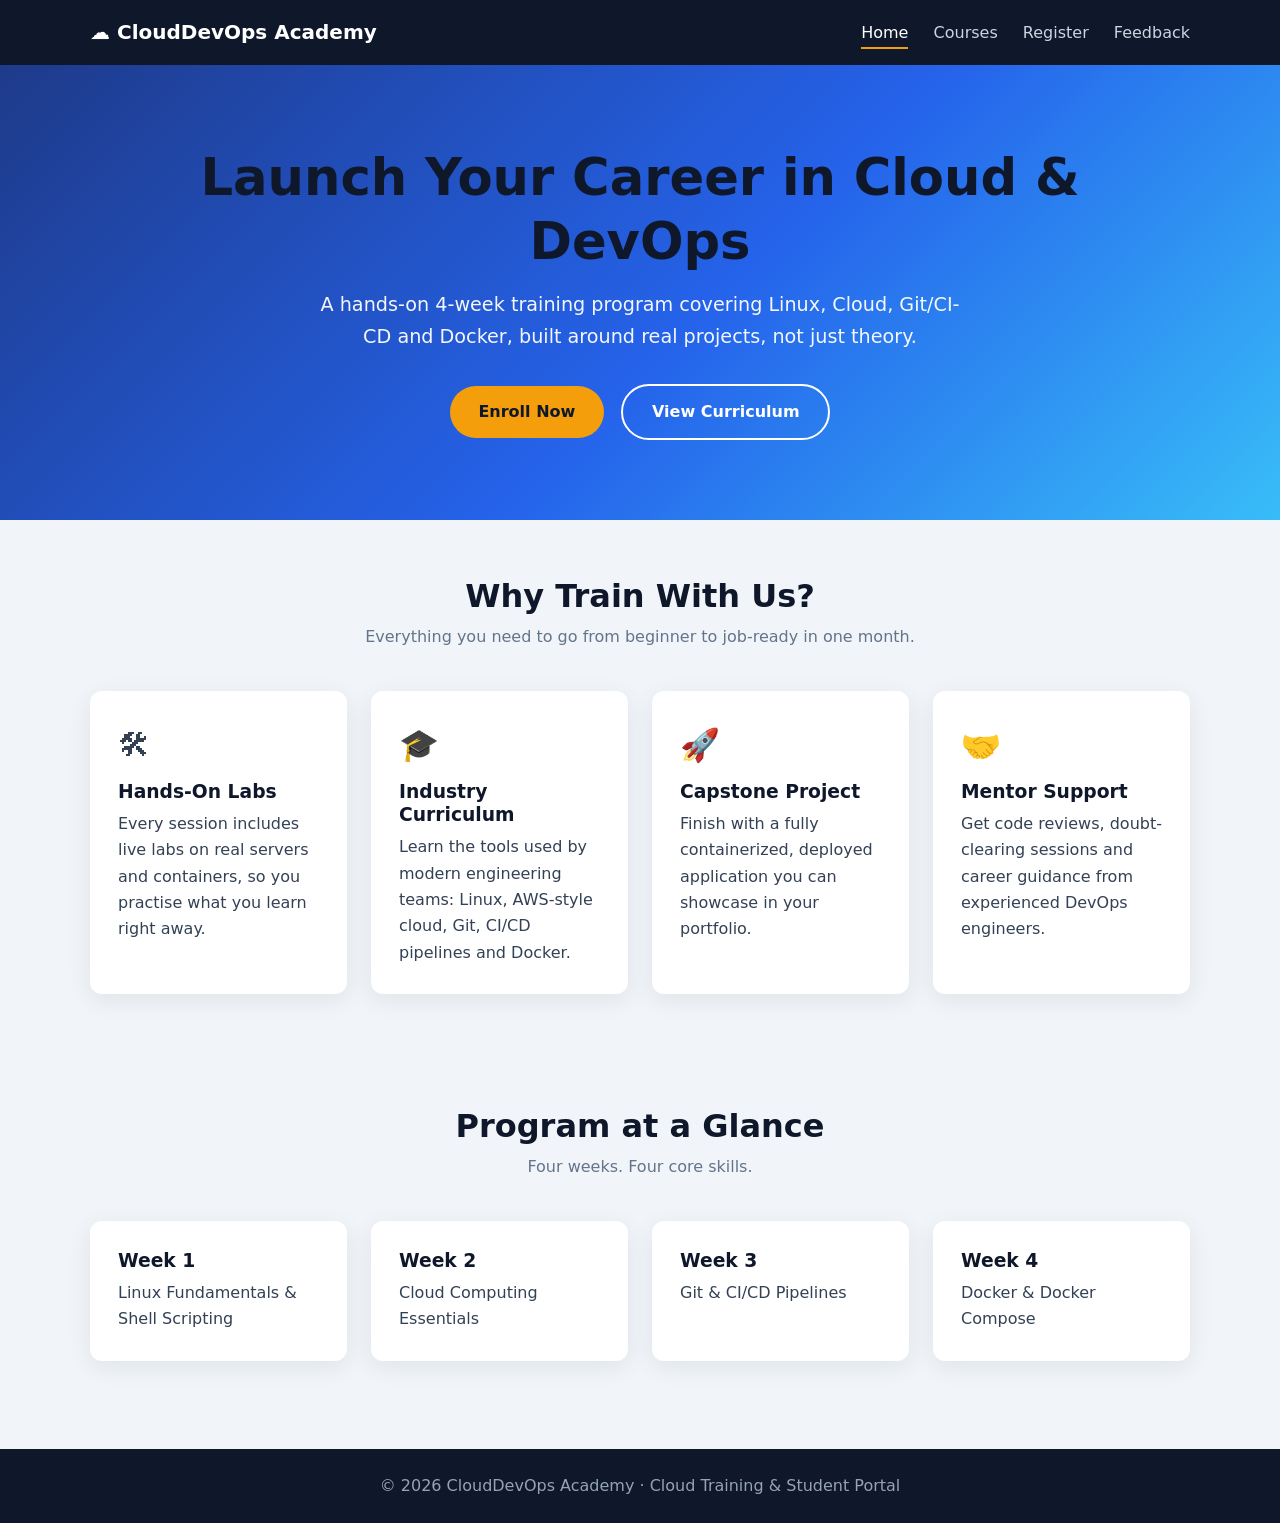
<file: website/index.html>
<!DOCTYPE html>
<html lang="en">
<head>
  <meta charset="UTF-8">
  <meta name="viewport" content="width=device-width, initial-scale=1.0">
  <title>Home | Cloud Training &amp; Student Portal</title>
  <link rel="stylesheet" href="style.css">
</head>
<body>
  <header class="site-header">
    <div class="container nav-wrap">
      <a href="index.html" class="logo">☁ CloudDevOps Academy</a>
      <nav>
        <a href="index.html" class="active">Home</a>
        <a href="courses.html">Courses</a>
        <a href="register.html">Register</a>
        <a href="feedback.html">Feedback</a>
      </nav>
    </div>
  </header>

  <main>
    <section class="hero">
      <div class="container">
        <h1>Launch Your Career in Cloud &amp; DevOps</h1>
        <p>A hands-on 4-week training program covering Linux, Cloud, Git/CI-CD and Docker, built around real projects, not just theory.</p>
        <a href="register.html" class="btn">Enroll Now</a>
        <a href="courses.html" class="btn btn-outline">View Curriculum</a>
      </div>
    </section>

    <section class="block">
      <div class="container">
        <h2 class="section-title">Why Train With Us?</h2>
        <p class="section-sub">Everything you need to go from beginner to job-ready in one month.</p>
        <div class="grid">
          <div class="card">
            <div class="icon">🛠</div>
            <h3>Hands-On Labs</h3>
            <p>Every session includes live labs on real servers and containers, so you practise what you learn right away.</p>
          </div>
          <div class="card">
            <div class="icon">🎓</div>
            <h3>Industry Curriculum</h3>
            <p>Learn the tools used by modern engineering teams: Linux, AWS-style cloud, Git, CI/CD pipelines and Docker.</p>
          </div>
          <div class="card">
            <div class="icon">🚀</div>
            <h3>Capstone Project</h3>
            <p>Finish with a fully containerized, deployed application you can showcase in your portfolio.</p>
          </div>
          <div class="card">
            <div class="icon">🤝</div>
            <h3>Mentor Support</h3>
            <p>Get code reviews, doubt-clearing sessions and career guidance from experienced DevOps engineers.</p>
          </div>
        </div>
      </div>
    </section>

    <section class="block">
      <div class="container">
        <h2 class="section-title">Program at a Glance</h2>
        <p class="section-sub">Four weeks. Four core skills.</p>
        <div class="grid">
          <div class="card"><h3>Week 1</h3><p>Linux Fundamentals &amp; Shell Scripting</p></div>
          <div class="card"><h3>Week 2</h3><p>Cloud Computing Essentials</p></div>
          <div class="card"><h3>Week 3</h3><p>Git &amp; CI/CD Pipelines</p></div>
          <div class="card"><h3>Week 4</h3><p>Docker &amp; Docker Compose</p></div>
        </div>
      </div>
    </section>
  </main>

  <footer class="site-footer">
    <div class="container">&copy; 2026 CloudDevOps Academy &middot; Cloud Training &amp; Student Portal</div>
  </footer>
</body>
</html>
</file>
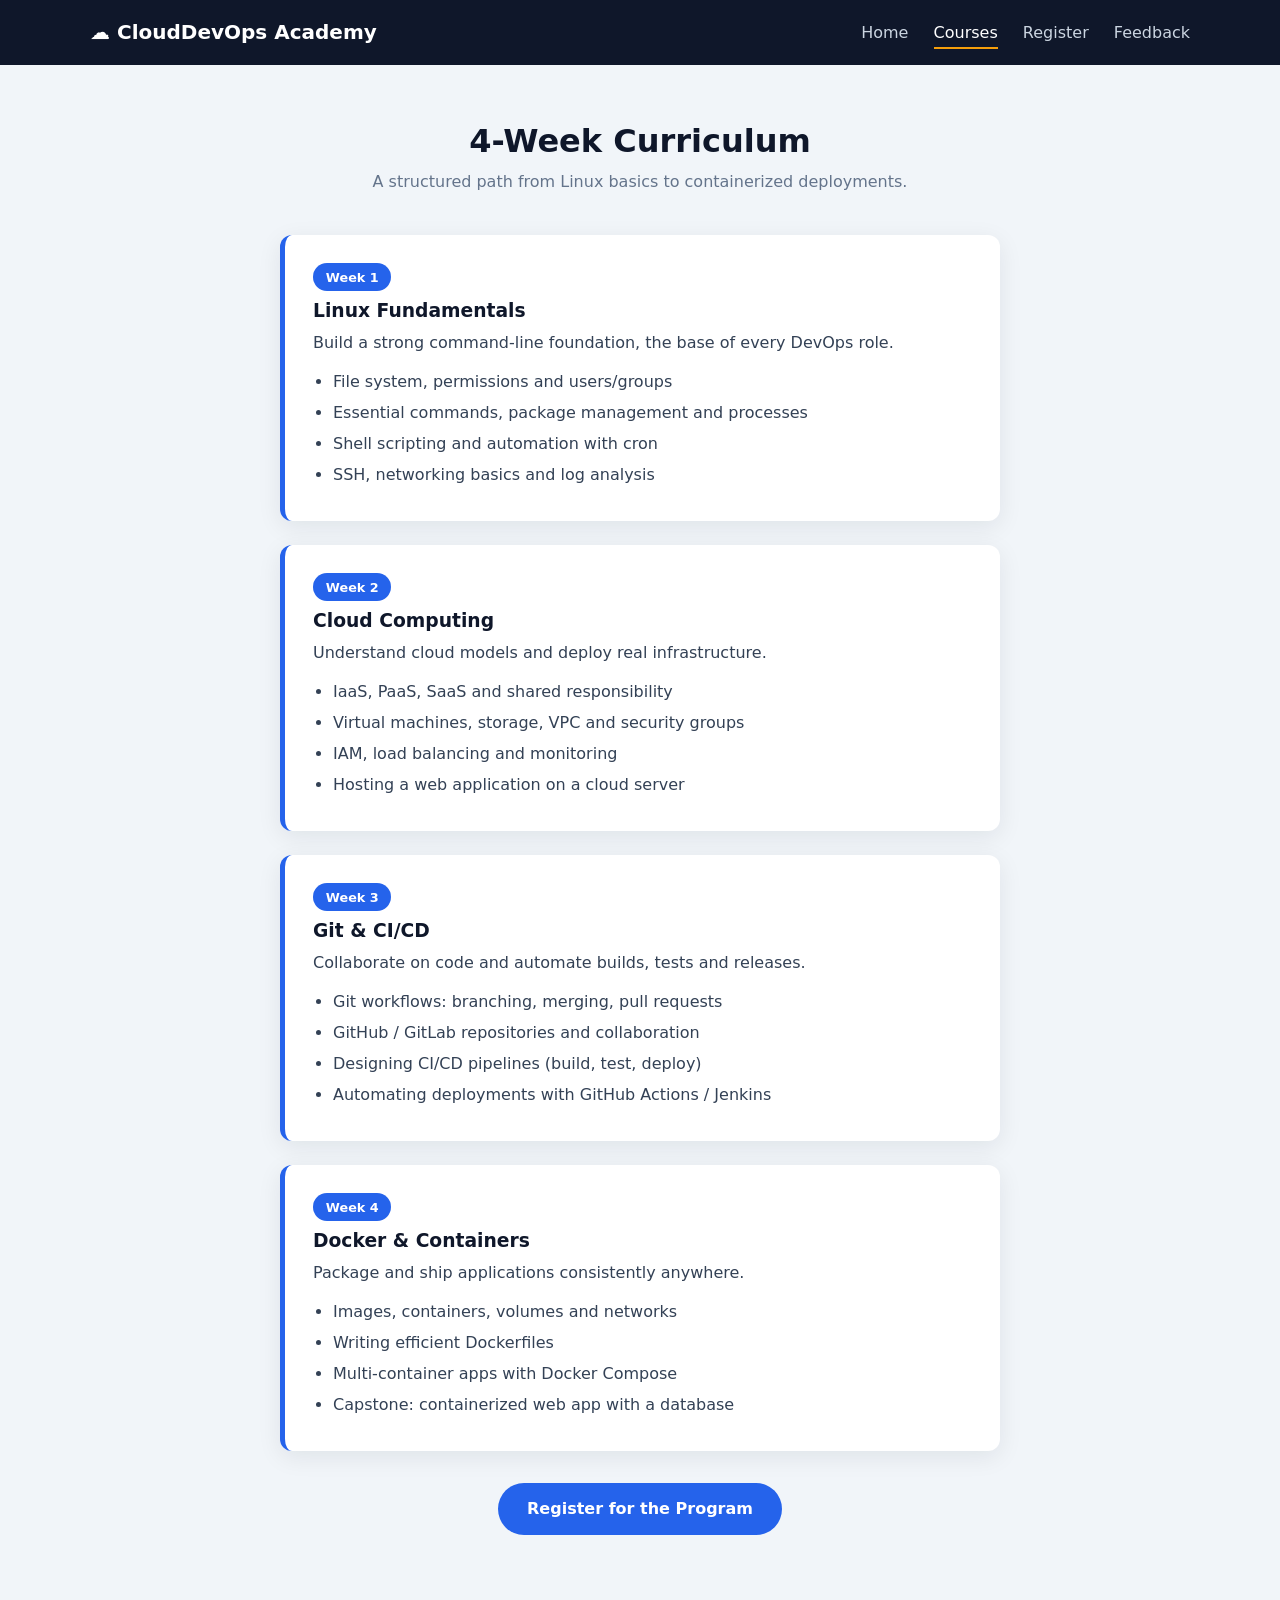
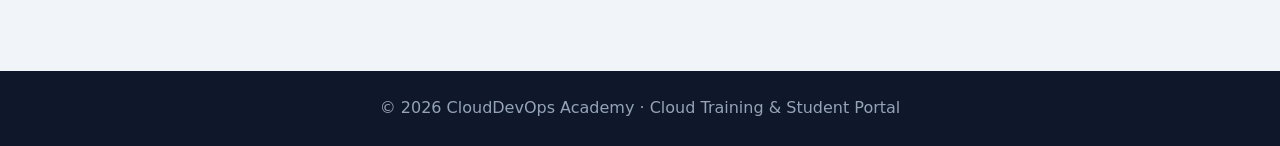
<file: website/courses.html>
<!DOCTYPE html>
<html lang="en">
<head>
  <meta charset="UTF-8">
  <meta name="viewport" content="width=device-width, initial-scale=1.0">
  <title>Courses | Cloud Training &amp; Student Portal</title>
  <link rel="stylesheet" href="style.css">
</head>
<body>
  <header class="site-header">
    <div class="container nav-wrap">
      <a href="index.html" class="logo">☁ CloudDevOps Academy</a>
      <nav>
        <a href="index.html">Home</a>
        <a href="courses.html" class="active">Courses</a>
        <a href="register.html">Register</a>
        <a href="feedback.html">Feedback</a>
      </nav>
    </div>
  </header>

  <main>
    <section class="block">
      <div class="container narrow" style="padding-top:0">
        <h2 class="section-title">4-Week Curriculum</h2>
        <p class="section-sub">A structured path from Linux basics to containerized deployments.</p>

        <div class="card week">
          <span class="badge">Week 1</span>
          <h3>Linux Fundamentals</h3>
          <p>Build a strong command-line foundation, the base of every DevOps role.</p>
          <ul>
            <li>File system, permissions and users/groups</li>
            <li>Essential commands, package management and processes</li>
            <li>Shell scripting and automation with cron</li>
            <li>SSH, networking basics and log analysis</li>
          </ul>
        </div>

        <div class="card week">
          <span class="badge">Week 2</span>
          <h3>Cloud Computing</h3>
          <p>Understand cloud models and deploy real infrastructure.</p>
          <ul>
            <li>IaaS, PaaS, SaaS and shared responsibility</li>
            <li>Virtual machines, storage, VPC and security groups</li>
            <li>IAM, load balancing and monitoring</li>
            <li>Hosting a web application on a cloud server</li>
          </ul>
        </div>

        <div class="card week">
          <span class="badge">Week 3</span>
          <h3>Git &amp; CI/CD</h3>
          <p>Collaborate on code and automate builds, tests and releases.</p>
          <ul>
            <li>Git workflows: branching, merging, pull requests</li>
            <li>GitHub / GitLab repositories and collaboration</li>
            <li>Designing CI/CD pipelines (build, test, deploy)</li>
            <li>Automating deployments with GitHub Actions / Jenkins</li>
          </ul>
        </div>

        <div class="card week">
          <span class="badge">Week 4</span>
          <h3>Docker &amp; Containers</h3>
          <p>Package and ship applications consistently anywhere.</p>
          <ul>
            <li>Images, containers, volumes and networks</li>
            <li>Writing efficient Dockerfiles</li>
            <li>Multi-container apps with Docker Compose</li>
            <li>Capstone: containerized web app with a database</li>
          </ul>
        </div>

        <p style="text-align:center;margin-top:2rem">
          <a href="register.html" class="btn btn-primary">Register for the Program</a>
        </p>
      </div>
    </section>
  </main>

  <footer class="site-footer">
    <div class="container">&copy; 2026 CloudDevOps Academy &middot; Cloud Training &amp; Student Portal</div>
  </footer>
</body>
</html>
</file>
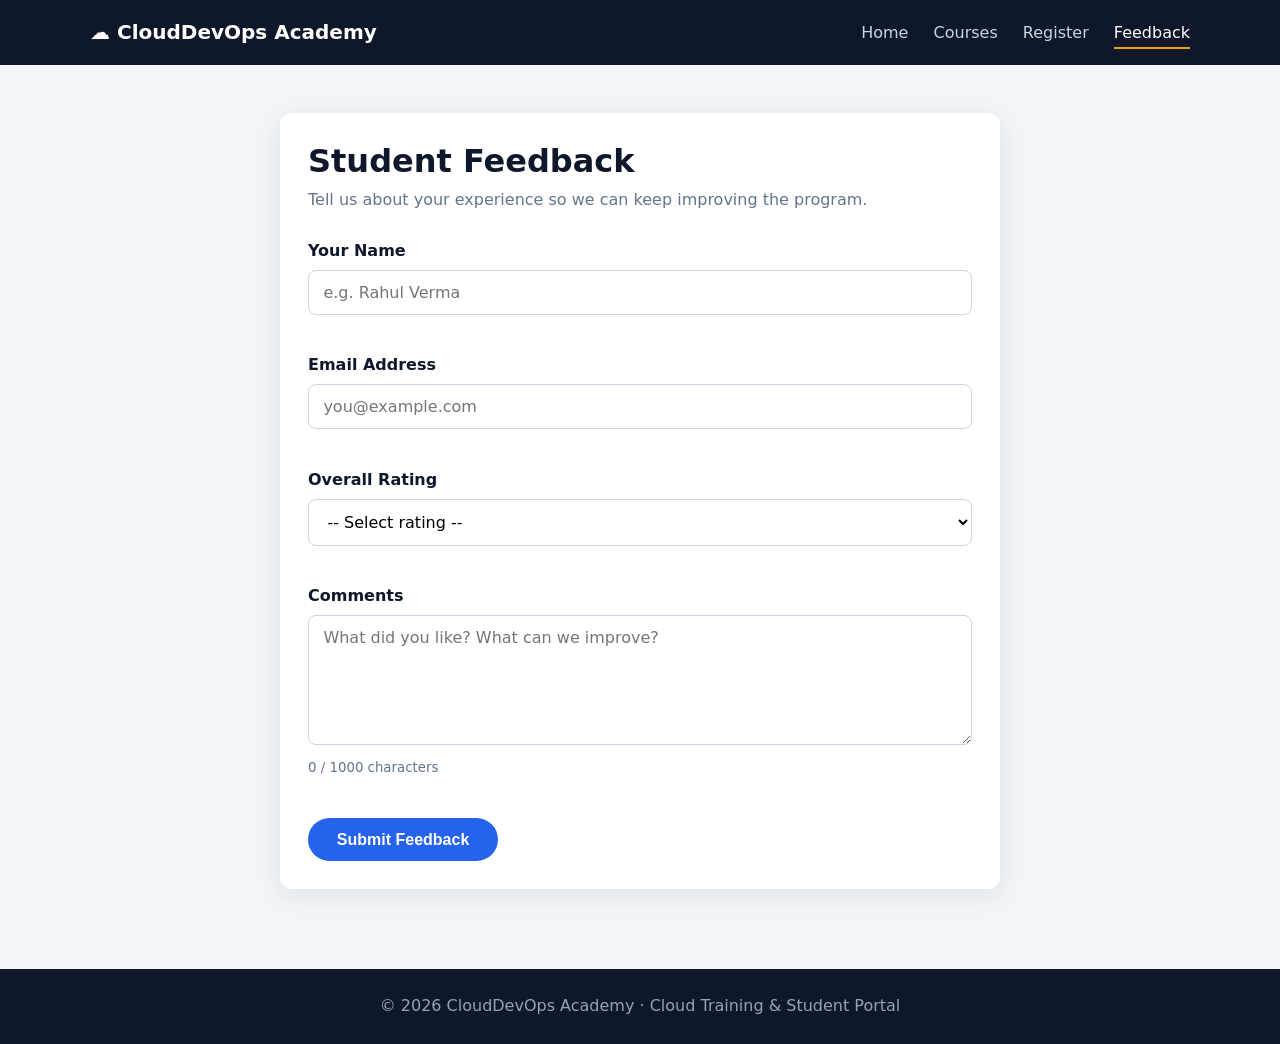
<file: website/feedback.html>
<!DOCTYPE html>
<html lang="en">
<head>
  <meta charset="UTF-8">
  <meta name="viewport" content="width=device-width, initial-scale=1.0">
  <title>Feedback | Cloud Training &amp; Student Portal</title>
  <link rel="stylesheet" href="style.css">
</head>
<body>
  <header class="site-header">
    <div class="container nav-wrap">
      <a href="index.html" class="logo">☁ CloudDevOps Academy</a>
      <nav>
        <a href="index.html">Home</a>
        <a href="courses.html">Courses</a>
        <a href="register.html">Register</a>
        <a href="feedback.html" class="active">Feedback</a>
      </nav>
    </div>
  </header>

  <main class="container narrow">
    <div class="card form-card">
      <h1>Student Feedback</h1>
      <p>Tell us about your experience so we can keep improving the program.</p>

      <form id="feedbackForm" action="submit.php" method="POST" novalidate>
        <input type="hidden" name="form_type" value="feedback">

        <div class="form-group">
          <label for="student_name">Your Name</label>
          <input type="text" id="student_name" name="student_name" maxlength="100" placeholder="e.g. Rahul Verma">
          <div class="field-error"></div>
        </div>

        <div class="form-group">
          <label for="fb_email">Email Address</label>
          <input type="email" id="fb_email" name="email" maxlength="150" placeholder="you@example.com">
          <div class="field-error"></div>
        </div>

        <div class="form-group">
          <label for="rating">Overall Rating</label>
          <select id="rating" name="rating">
            <option value="">-- Select rating --</option>
            <option value="5">5 - Excellent</option>
            <option value="4">4 - Very Good</option>
            <option value="3">3 - Good</option>
            <option value="2">2 - Fair</option>
            <option value="1">1 - Poor</option>
          </select>
          <div class="field-error"></div>
        </div>

        <div class="form-group">
          <label for="comments">Comments</label>
          <textarea id="comments" name="comments" maxlength="1000" placeholder="What did you like? What can we improve?"></textarea>
          <small id="charCount" style="color:#64748b">0 / 1000 characters</small>
          <div class="field-error"></div>
        </div>

        <button type="submit" class="btn btn-primary">Submit Feedback</button>
      </form>
    </div>
  </main>

  <footer class="site-footer">
    <div class="container">&copy; 2026 CloudDevOps Academy &middot; Cloud Training &amp; Student Portal</div>
  </footer>

  <script src="script.js"></script>
</body>
</html>
</file>
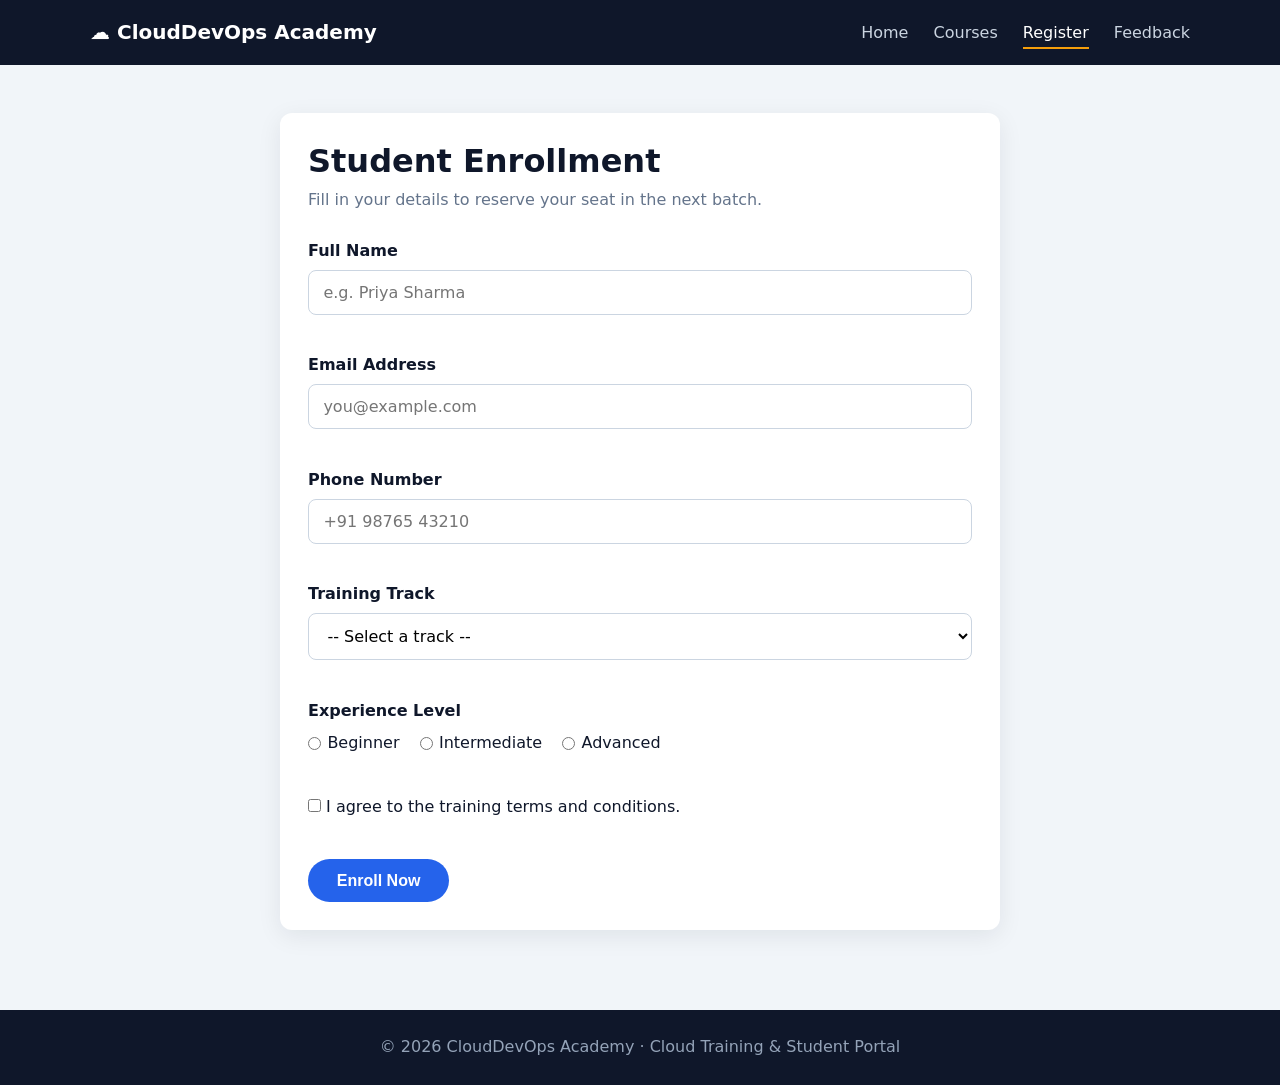
<file: website/register.html>
<!DOCTYPE html>
<html lang="en">
<head>
  <meta charset="UTF-8">
  <meta name="viewport" content="width=device-width, initial-scale=1.0">
  <title>Register | Cloud Training &amp; Student Portal</title>
  <link rel="stylesheet" href="style.css">
</head>
<body>
  <header class="site-header">
    <div class="container nav-wrap">
      <a href="index.html" class="logo">☁ CloudDevOps Academy</a>
      <nav>
        <a href="index.html">Home</a>
        <a href="courses.html">Courses</a>
        <a href="register.html" class="active">Register</a>
        <a href="feedback.html">Feedback</a>
      </nav>
    </div>
  </header>

  <main class="container narrow">
    <div class="card form-card">
      <h1>Student Enrollment</h1>
      <p>Fill in your details to reserve your seat in the next batch.</p>

      <form id="registerForm" action="submit.php" method="POST" novalidate>
        <input type="hidden" name="form_type" value="register">

        <div class="form-group">
          <label for="full_name">Full Name</label>
          <input type="text" id="full_name" name="full_name" maxlength="100" placeholder="e.g. Priya Sharma">
          <div class="field-error"></div>
        </div>

        <div class="form-group">
          <label for="email">Email Address</label>
          <input type="email" id="email" name="email" maxlength="150" placeholder="you@example.com">
          <div class="field-error"></div>
        </div>

        <div class="form-group">
          <label for="phone">Phone Number</label>
          <input type="tel" id="phone" name="phone" maxlength="20" placeholder="+91 98765 43210">
          <div class="field-error"></div>
        </div>

        <div class="form-group">
          <label for="track">Training Track</label>
          <select id="track" name="track">
            <option value="">-- Select a track --</option>
            <option value="Linux &amp; Cloud Fundamentals">Linux &amp; Cloud Fundamentals</option>
            <option value="DevOps &amp; CI/CD">DevOps &amp; CI/CD</option>
            <option value="Docker &amp; Containers">Docker &amp; Containers</option>
            <option value="Full Cloud DevOps Bundle">Full Cloud DevOps Bundle (all 4 weeks)</option>
          </select>
          <div class="field-error"></div>
        </div>

        <div class="form-group">
          <label>Experience Level</label>
          <div class="radio-row">
            <label><input type="radio" name="experience" value="Beginner"> Beginner</label>
            <label><input type="radio" name="experience" value="Intermediate"> Intermediate</label>
            <label><input type="radio" name="experience" value="Advanced"> Advanced</label>
          </div>
          <div class="field-error"></div>
        </div>

        <div class="form-group">
          <label style="font-weight:500">
            <input type="checkbox" name="terms" value="1"> I agree to the training terms and conditions.
          </label>
          <div class="field-error"></div>
        </div>

        <button type="submit" class="btn btn-primary">Enroll Now</button>
      </form>
    </div>
  </main>

  <footer class="site-footer">
    <div class="container">&copy; 2026 CloudDevOps Academy &middot; Cloud Training &amp; Student Portal</div>
  </footer>

  <script src="script.js"></script>
</body>
</html>
</file>
<file: website/style.css>
:root {
  --primary: #2563eb;
  --primary-dark: #1d4ed8;
  --accent: #f59e0b;
  --dark: #0f172a;
  --text: #334155;
  --light: #f1f5f9;
  --white: #ffffff;
  --success: #16a34a;
  --error: #dc2626;
  --radius: 12px;
  --shadow: 0 6px 24px rgba(15, 23, 42, 0.08);
}

* { box-sizing: border-box; margin: 0; padding: 0; }

body {
  font-family: 'Segoe UI', system-ui, -apple-system, Roboto, Arial, sans-serif;
  color: var(--text);
  background: var(--light);
  line-height: 1.65;
  min-height: 100vh;
  display: flex;
  flex-direction: column;
}

main { flex: 1; }

.container { width: 90%; max-width: 1100px; margin: 0 auto; }
.narrow { max-width: 720px; padding: 3rem 0; }

/* Header / Nav */
.site-header {
  background: var(--dark);
  position: sticky;
  top: 0;
  z-index: 10;
}
.nav-wrap {
  display: flex;
  justify-content: space-between;
  align-items: center;
  padding: 1rem 0;
  flex-wrap: wrap;
  gap: 0.5rem;
}
.logo { color: var(--white); font-weight: 700; font-size: 1.25rem; text-decoration: none; }
.site-header nav a {
  color: #cbd5e1;
  text-decoration: none;
  margin-left: 1.25rem;
  padding: 0.35rem 0;
  border-bottom: 2px solid transparent;
  transition: all 0.2s;
}
.site-header nav a:hover,
.site-header nav a.active { color: var(--white); border-bottom-color: var(--accent); }

/* Hero */
.hero {
  background: linear-gradient(135deg, #1e3a8a 0%, #2563eb 55%, #38bdf8 100%);
  color: var(--white);
  padding: 5rem 0;
  text-align: center;
}
.hero h1 { font-size: clamp(2rem, 5vw, 3.2rem); margin-bottom: 1rem; }
.hero p { font-size: 1.2rem; max-width: 650px; margin: 0 auto 2rem; opacity: 0.95; }

.btn {
  display: inline-block;
  background: var(--accent);
  color: var(--dark);
  padding: 0.8rem 1.8rem;
  border-radius: 999px;
  font-weight: 700;
  text-decoration: none;
  border: none;
  cursor: pointer;
  font-size: 1rem;
  transition: transform 0.15s, box-shadow 0.15s;
}
.btn:hover { transform: translateY(-2px); box-shadow: 0 6px 16px rgba(0,0,0,0.2); }
.btn-primary { background: var(--primary); color: var(--white); }
.btn-primary:hover { background: var(--primary-dark); }
.btn-outline { background: transparent; border: 2px solid var(--white); color: var(--white); margin-left: 0.75rem; }

/* Sections */
section.block { padding: 3.5rem 0; }
h1, h2, h3 { color: var(--dark); line-height: 1.25; }
.section-title { text-align: center; font-size: 2rem; margin-bottom: 0.5rem; }
.section-sub { text-align: center; margin-bottom: 2.5rem; color: #64748b; }

.grid { display: grid; gap: 1.5rem; grid-template-columns: repeat(auto-fit, minmax(240px, 1fr)); }

.card {
  background: var(--white);
  border-radius: var(--radius);
  padding: 1.75rem;
  box-shadow: var(--shadow);
}
.card .icon { font-size: 2rem; margin-bottom: 0.5rem; }
.card h3 { margin-bottom: 0.5rem; }

/* Course weeks */
.week {
  border-left: 5px solid var(--primary);
  margin-bottom: 1.5rem;
}
.week .badge {
  display: inline-block;
  background: var(--primary);
  color: var(--white);
  font-size: 0.8rem;
  padding: 0.2rem 0.8rem;
  border-radius: 999px;
  margin-bottom: 0.5rem;
  font-weight: 600;
}
.week ul { margin: 0.75rem 0 0 1.25rem; }
.week li { margin-bottom: 0.3rem; }

/* Forms */
.form-card h1 { margin-bottom: 0.4rem; }
.form-card > p { margin-bottom: 1.5rem; color: #64748b; }
.form-group { margin-bottom: 1.2rem; }
label { display: block; font-weight: 600; margin-bottom: 0.35rem; color: var(--dark); }
input[type="text"], input[type="email"], input[type="tel"], select, textarea {
  width: 100%;
  padding: 0.75rem 0.9rem;
  border: 1.5px solid #cbd5e1;
  border-radius: 8px;
  font-size: 1rem;
  font-family: inherit;
  background: var(--white);
  transition: border-color 0.2s, box-shadow 0.2s;
}
input:focus, select:focus, textarea:focus {
  outline: none;
  border-color: var(--primary);
  box-shadow: 0 0 0 3px rgba(37, 99, 235, 0.18);
}
textarea { min-height: 130px; resize: vertical; }
.radio-row { display: flex; gap: 1.25rem; flex-wrap: wrap; }
.radio-row label { font-weight: 500; display: flex; align-items: center; gap: 0.4rem; margin: 0; }

.field-error { color: var(--error); font-size: 0.85rem; margin-top: 0.3rem; min-height: 1em; }
.invalid { border-color: var(--error) !important; }

.alert { padding: 1rem 1.2rem; border-radius: 8px; margin: 1rem 0; font-weight: 500; }
.alert-success { background: #dcfce7; color: #166534; border: 1px solid #86efac; }
.alert-error { background: #fee2e2; color: #991b1b; border: 1px solid #fca5a5; }
.result-card { text-align: center; }

/* Footer */
.site-footer {
  background: var(--dark);
  color: #94a3b8;
  text-align: center;
  padding: 1.5rem 0;
  margin-top: 2rem;
}

@media (max-width: 600px) {
  .site-header nav a { margin: 0 0.8rem 0 0; }
  .btn-outline { margin: 0.75rem 0 0; }
}
</file>
